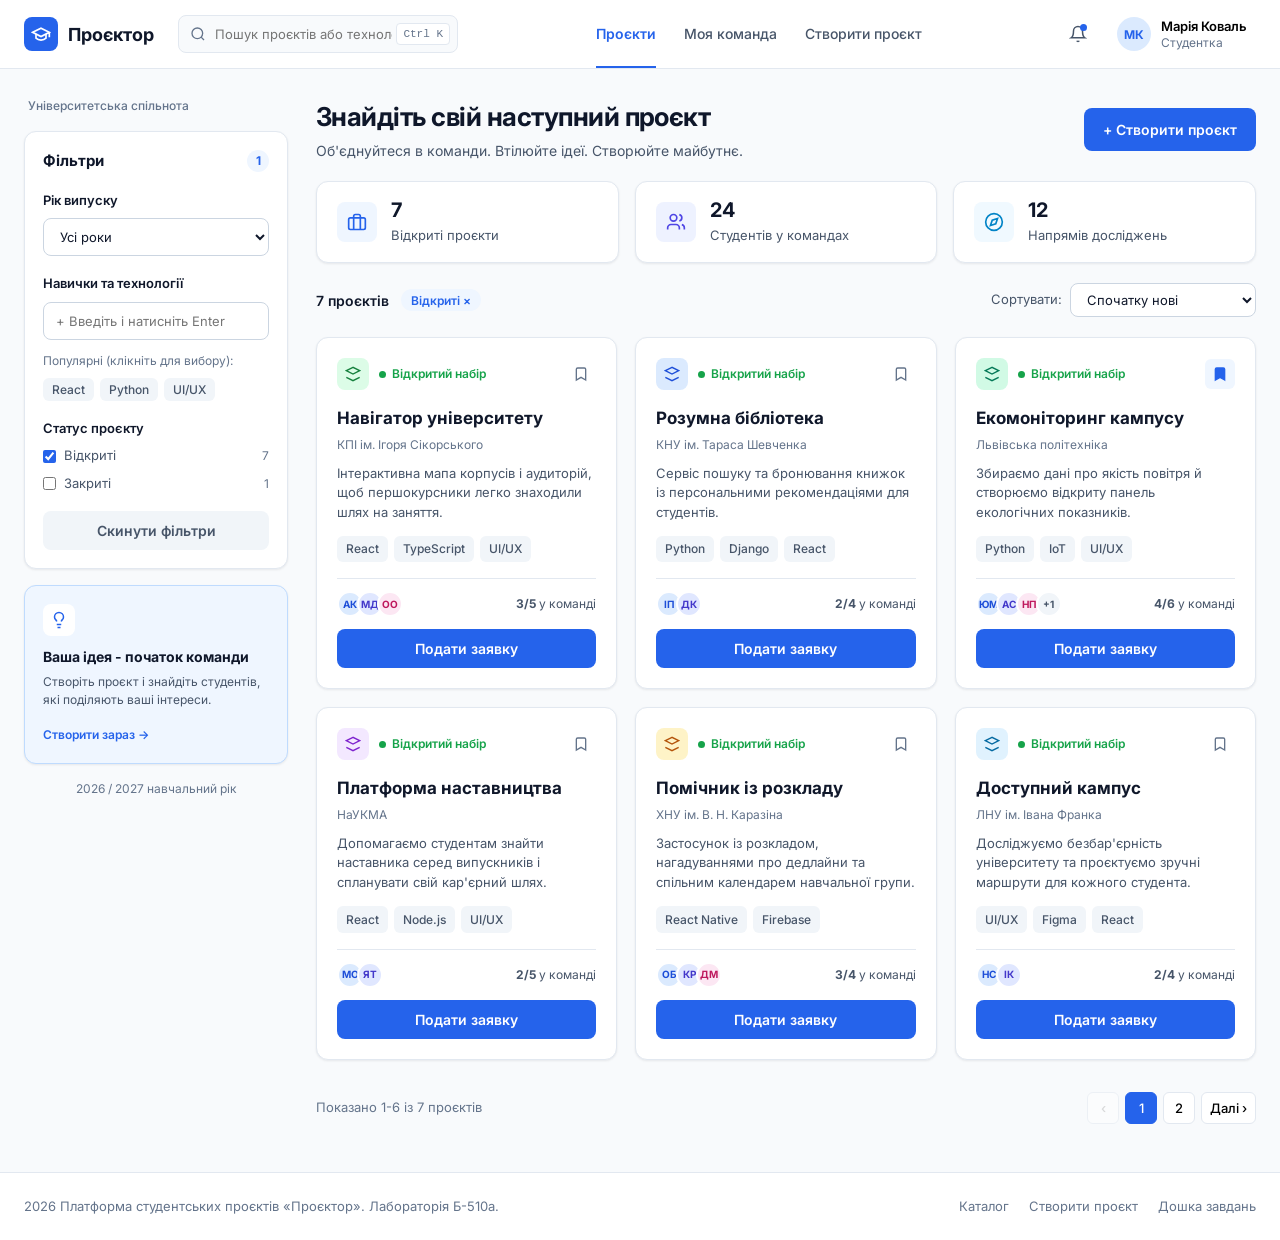
<file: index.html>
<!DOCTYPE html>
<html lang="uk">
<head>
  <meta charset="UTF-8">
  <meta name="viewport" content="width=device-width, initial-scale=1.0">
  <title>Проєктор - Платформа студентських проєктів</title>
  <link rel="preconnect" href="https://fonts.googleapis.com">
  <link rel="preconnect" href="https://fonts.gstatic.com" crossorigin>
  <link href="https://fonts.googleapis.com/css2?family=Inter:wght@400;500;600;700&display=swap" rel="stylesheet">
  <link rel="stylesheet" href="style.css">
  <script src="app.js" defer></script>
</head>
<body>
  <header class="topbar">
    <div class="container topbar-inner">
      <div class="topbar-left">
        <a href="index.html" class="brand">
          <span class="brand-icon" aria-hidden="true">
            <svg width="20" height="20" viewBox="0 0 24 24" fill="none" stroke="currentColor" stroke-width="2">
              <path d="M22 10v6M2 10l10-5 10 5-10 5z"></path>
              <path d="M6 12v5c3 3 9 3 12 0v-5"></path>
            </svg>
          </span>
          <span class="brand-name">Проєктор</span>
        </a>

        <form class="global-search" id="global-search-form" action="index.html" method="get" role="search">
          <svg class="search-icon" width="16" height="16" viewBox="0 0 24 24" fill="none" stroke="currentColor" stroke-width="2" aria-hidden="true">
            <circle cx="11" cy="11" r="8"></circle>
            <path d="m21 21-4.3-4.3"></path>
          </svg>
          <input type="search" id="global-search-input" name="q" aria-label="Пошук проєктів або технологій" placeholder="Пошук проєктів або технологій">
          <kbd class="shortcut-badge">Ctrl K</kbd>
        </form>
      </div>

      <nav class="main-nav" aria-label="Головна навігація">
        <a href="index.html" class="nav-link active">Проєкти</a>
        <a href="board.html" class="nav-link">Моя команда</a>
        <a href="create.html" class="nav-link">Створити проєкт</a>
      </nav>

      <div class="topbar-right">
        <div class="dropdown-wrap">
          <button type="button" class="icon-btn" id="notify-btn" aria-label="Сповіщення" aria-expanded="false">
            <svg width="18" height="18" viewBox="0 0 24 24" fill="none" stroke="currentColor" stroke-width="2" aria-hidden="true">
              <path d="M6 8a6 6 0 0 1 12 0c0 7 3 9 3 9H3s3-2 3-9"></path>
              <path d="M10.3 21a1.94 1.94 0 0 0 3.4 0"></path>
            </svg>
            <span class="notify-dot" id="notify-dot" aria-hidden="true"></span>
          </button>
          <div class="dropdown-menu notify-dropdown" id="notify-dropdown" hidden>
            <div class="dropdown-head">
              <strong>Сповіщення</strong>
              <button type="button" class="text-link-btn" id="clear-notify-btn">Прочитати всі</button>
            </div>
            <div class="notify-list" id="notify-list"></div>
          </div>
        </div>

        <div class="dropdown-wrap">
          <button type="button" class="user-profile-btn" id="profile-btn" aria-expanded="false">
            <span class="avatar avatar-blue">МК</span>
            <span class="user-meta">
              <span class="user-name">Марія Коваль</span>
              <span class="user-role">Студентка</span>
            </span>
          </button>
          <div class="dropdown-menu profile-dropdown" id="profile-dropdown" hidden>
            <div class="profile-summary">
              <strong>Марія Коваль</strong>
              <span>Група 17, 2 курс, ФІТ</span>
            </div>
            <a href="board.html" class="dropdown-item">Робочий простір команди</a>
            <a href="create.html" class="dropdown-item">Опублікувати новий проєкт</a>
            <button type="button" class="dropdown-item text-danger" id="reset-demo-btn">Скинути демо-дані</button>
          </div>
        </div>
      </div>
    </div>
  </header>

  <main class="container page-catalog">
    <aside class="sidebar" aria-label="Панель фільтрації проєктів">
      <p class="sidebar-caption">Університетська спільнота</p>

      <form class="filter-panel" id="filter-form">
        <div class="filter-panel-head">
          <h2>Фільтри</h2>
          <span class="filter-count" id="active-filter-count">1</span>
        </div>

        <div class="filter-group">
          <label for="grad-year" class="filter-label">Рік випуску</label>
          <select id="grad-year" class="form-select">
            <option value="all">Усі роки</option>
            <option value="2026">2026 рік</option>
            <option value="2027">2027 рік</option>
            <option value="2028">2028 рік</option>
          </select>
        </div>

        <div class="filter-group">
          <label for="tech-input" class="filter-label">Навички та технології</label>
          <input type="text" id="tech-input" class="form-input" placeholder="+ Введіть і натисніть Enter">
          <p class="filter-sublabel">Популярні (клікніть для вибору):</p>
          <div class="tag-cloud" id="popular-skills">
            <button type="button" class="chip chip-btn" data-skill="React">React</button>
            <button type="button" class="chip chip-btn" data-skill="Python">Python</button>
            <button type="button" class="chip chip-btn" data-skill="UI/UX">UI/UX</button>
          </div>
        </div>

        <div class="filter-group">
          <span class="filter-label">Статус проєкту</span>
          <label class="checkbox-row">
            <span class="checkbox-left">
              <input type="checkbox" id="status-open-cb" checked>
              <span>Відкриті</span>
            </span>
            <span class="count-muted" id="open-total-count">6</span>
          </label>
          <label class="checkbox-row">
            <span class="checkbox-left">
              <input type="checkbox" id="status-closed-cb">
              <span>Закриті</span>
            </span>
            <span class="count-muted" id="closed-total-count">2</span>
          </label>
        </div>

        <button type="button" id="reset-filters-btn" class="btn btn-ghost btn-full">Скинути фільтри</button>
      </form>

      <div class="promo-card">
        <div class="promo-icon" aria-hidden="true">
          <svg width="18" height="18" viewBox="0 0 24 24" fill="none" stroke="currentColor" stroke-width="2">
            <path d="M15 14c.2-1 .7-1.7 1.5-2.5 1-.9 1.5-2.2 1.5-3.5A6 6 0 0 0 6 8c0 1 .2 2.2 1.5 3.5.7.7 1.3 1.5 1.5 2.5"></path>
            <path d="M9 18h6"></path>
            <path d="M10 22h4"></path>
          </svg>
        </div>
        <h3>Ваша ідея - початок команди</h3>
        <p>Створіть проєкт і знайдіть студентів, які поділяють ваші інтереси.</p>
        <a href="create.html" class="promo-link">Створити зараз →</a>
      </div>

      <p class="academic-year">2026 / 2027 навчальний рік</p>
    </aside>

    <section class="catalog-content" aria-labelledby="catalog-title">
      <div class="catalog-header">
        <div>
          <h1 id="catalog-title">Знайдіть свій наступний проєкт</h1>
          <p class="subtitle">Об'єднуйтеся в команди. Втілюйте ідеї. Створюйте майбутнє.</p>
        </div>
        <a href="create.html" class="btn btn-primary">+ Створити проєкт</a>
      </div>

      <div class="stats-grid">
        <div class="stat-card">
          <span class="stat-icon stat-blue" aria-hidden="true">
            <svg width="20" height="20" viewBox="0 0 24 24" fill="none" stroke="currentColor" stroke-width="2">
              <rect x="2" y="7" width="20" height="14" rx="2"></rect>
              <path d="M16 21V5a2 2 0 0 0-2-2h-4a2 2 0 0 0-2 2v16"></path>
            </svg>
          </span>
          <div>
            <strong class="stat-value" id="stat-open-projects">6</strong>
            <span class="stat-label">Відкриті проєкти</span>
          </div>
        </div>

        <div class="stat-card">
          <span class="stat-icon stat-indigo" aria-hidden="true">
            <svg width="20" height="20" viewBox="0 0 24 24" fill="none" stroke="currentColor" stroke-width="2">
              <path d="M16 21v-2a4 4 0 0 0-4-4H6a4 4 0 0 0-4 4v2"></path>
              <circle cx="9" cy="7" r="4"></circle>
              <path d="M22 21v-2a4 4 0 0 0-3-3.87"></path>
              <path d="M16 3.13a4 4 0 0 1 0 7.75"></path>
            </svg>
          </span>
          <div>
            <strong class="stat-value" id="stat-students-count">24</strong>
            <span class="stat-label">Студентів у командах</span>
          </div>
        </div>

        <div class="stat-card">
          <span class="stat-icon stat-sky" aria-hidden="true">
            <svg width="20" height="20" viewBox="0 0 24 24" fill="none" stroke="currentColor" stroke-width="2">
              <circle cx="12" cy="12" r="10"></circle>
              <polygon points="16.24 7.76 14.12 14.12 7.76 16.24 9.88 9.88 16.24 7.76"></polygon>
            </svg>
          </span>
          <div>
            <strong class="stat-value">12</strong>
            <span class="stat-label">Напрямів досліджень</span>
          </div>
        </div>
      </div>

      <div class="catalog-toolbar">
        <div class="toolbar-left" id="active-pills-wrap">
          <span class="results-count" id="results-count">6 проєктів</span>
        </div>

        <div class="toolbar-right">
          <label for="sort-select" class="sort-label">Сортувати:</label>
          <select id="sort-select" class="form-select form-select-sm">
            <option value="newest">Спочатку нові</option>
            <option value="popular">За розміром команди</option>
            <option value="slots">Більше вільних місць</option>
          </select>
        </div>
      </div>

      <div class="projects-grid" id="projects-grid"></div>

      <nav class="pagination-bar" aria-label="Пагінація сторінок каталогу">
        <p class="pagination-info" id="pagination-info">Показано 1-6 із 6 проєктів</p>
        <div class="pagination-controls" id="pagination-controls"></div>
      </nav>
    </section>
  </main>

  <footer class="site-footer">
    <div class="container footer-inner">
      <p>2026 Платформа студентських проєктів «Проєктор». Лабораторія Б-510а.</p>
      <nav class="footer-links" aria-label="Навігація у підвалі">
        <a href="index.html">Каталог</a>
        <a href="create.html">Створити проєкт</a>
        <a href="board.html">Дошка завдань</a>
      </nav>
    </div>
  </footer>

  <div class="toast-container" id="toast-container" aria-live="polite"></div>
</body>
</html>
</file>
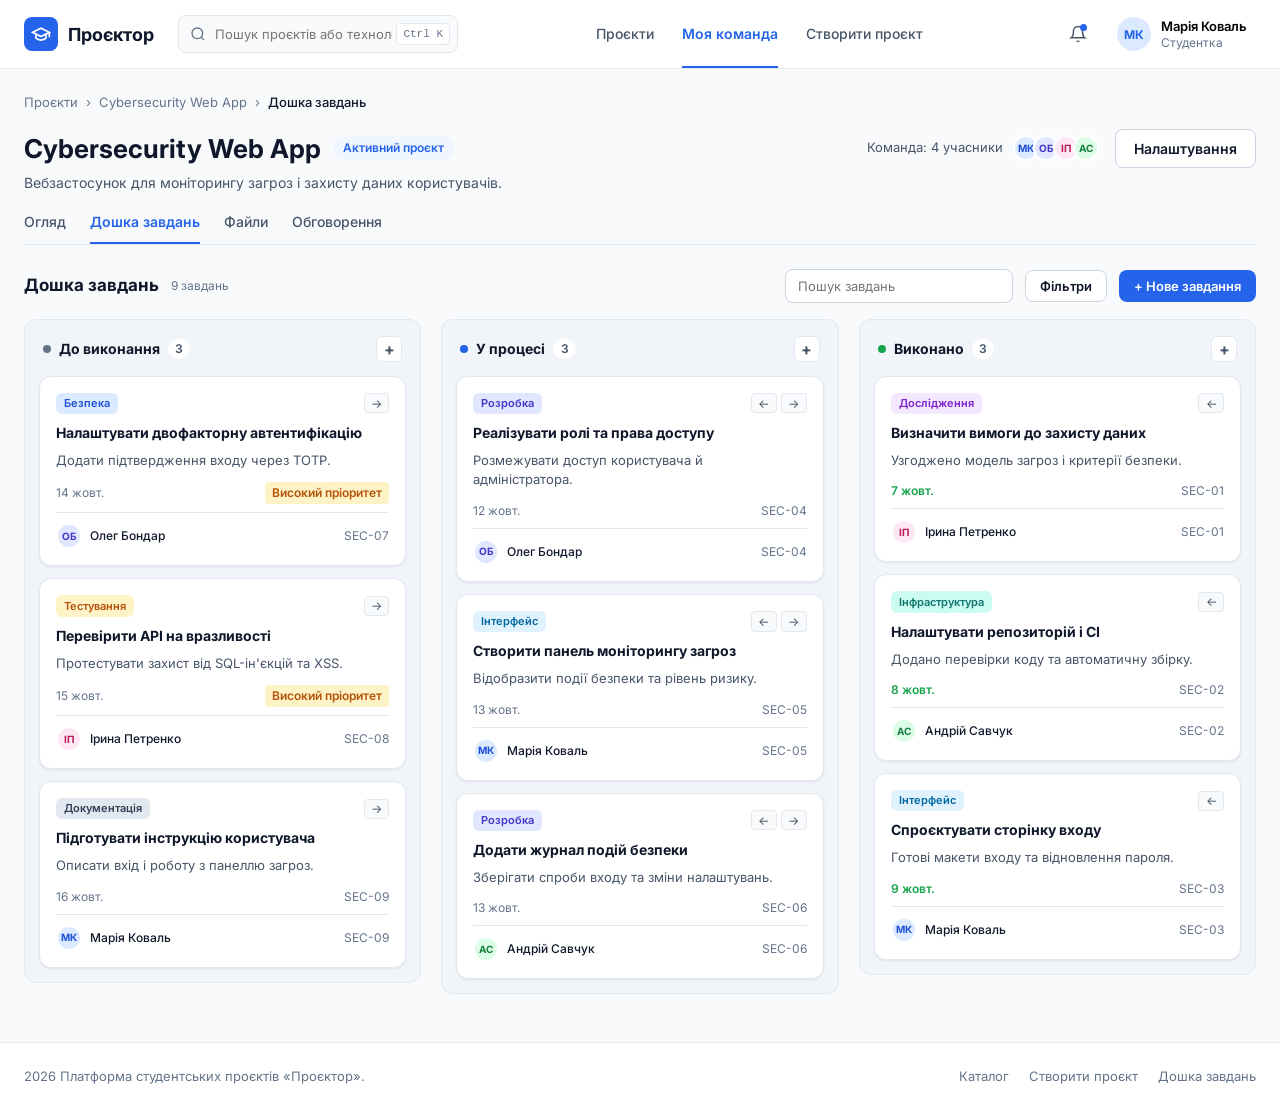
<file: board.html>
<!DOCTYPE html>
<html lang="uk">
<head>
  <meta charset="UTF-8">
  <meta name="viewport" content="width=device-width, initial-scale=1.0">
  <title>Cybersecurity Web App - Дошка завдань - Проєктор</title>
  <link rel="preconnect" href="https://fonts.googleapis.com">
  <link rel="preconnect" href="https://fonts.gstatic.com" crossorigin>
  <link href="https://fonts.googleapis.com/css2?family=Inter:wght@400;500;600;700&display=swap" rel="stylesheet">
  <link rel="stylesheet" href="style.css">
  <script src="app.js" defer></script>
</head>
<body>
  <header class="topbar">
    <div class="container topbar-inner">
      <div class="topbar-left">
        <a href="index.html" class="brand">
          <span class="brand-icon" aria-hidden="true">
            <svg width="20" height="20" viewBox="0 0 24 24" fill="none" stroke="currentColor" stroke-width="2">
              <path d="M22 10v6M2 10l10-5 10 5-10 5z"></path>
              <path d="M6 12v5c3 3 9 3 12 0v-5"></path>
            </svg>
          </span>
          <span class="brand-name">Проєктор</span>
        </a>

        <form class="global-search" id="global-search-form" action="index.html" method="get" role="search">
          <svg class="search-icon" width="16" height="16" viewBox="0 0 24 24" fill="none" stroke="currentColor" stroke-width="2" aria-hidden="true">
            <circle cx="11" cy="11" r="8"></circle>
            <path d="m21 21-4.3-4.3"></path>
          </svg>
          <input type="search" id="global-search-input" name="q" aria-label="Пошук проєктів або технологій" placeholder="Пошук проєктів або технологій">
          <kbd class="shortcut-badge">Ctrl K</kbd>
        </form>
      </div>

      <nav class="main-nav" aria-label="Головна навігація">
        <a href="index.html" class="nav-link">Проєкти</a>
        <a href="board.html" class="nav-link active">Моя команда</a>
        <a href="create.html" class="nav-link">Створити проєкт</a>
      </nav>

      <div class="topbar-right">
        <div class="dropdown-wrap">
          <button type="button" class="icon-btn" id="notify-btn" aria-label="Сповіщення" aria-expanded="false">
            <svg width="18" height="18" viewBox="0 0 24 24" fill="none" stroke="currentColor" stroke-width="2" aria-hidden="true">
              <path d="M6 8a6 6 0 0 1 12 0c0 7 3 9 3 9H3s3-2 3-9"></path>
              <path d="M10.3 21a1.94 1.94 0 0 0 3.4 0"></path>
            </svg>
            <span class="notify-dot" id="notify-dot" aria-hidden="true"></span>
          </button>
          <div class="dropdown-menu notify-dropdown" id="notify-dropdown" hidden>
            <div class="dropdown-head">
              <strong>Сповіщення</strong>
              <button type="button" class="text-link-btn" id="clear-notify-btn">Прочитати всі</button>
            </div>
            <div class="notify-list" id="notify-list"></div>
          </div>
        </div>

        <div class="dropdown-wrap">
          <button type="button" class="user-profile-btn" id="profile-btn" aria-expanded="false">
            <span class="avatar avatar-blue">МК</span>
            <span class="user-meta">
              <span class="user-name">Марія Коваль</span>
              <span class="user-role">Студентка</span>
            </span>
          </button>
          <div class="dropdown-menu profile-dropdown" id="profile-dropdown" hidden>
            <div class="profile-summary">
              <strong>Марія Коваль</strong>
              <span>Група 17, 2 курс, ФІТ</span>
            </div>
            <a href="board.html" class="dropdown-item">Робочий простір команди</a>
            <a href="create.html" class="dropdown-item">Опублікувати новий проєкт</a>
            <button type="button" class="dropdown-item text-danger" id="reset-demo-btn">Скинути демо-дані</button>
          </div>
        </div>
      </div>
    </div>
  </header>

  <main class="container page-board">
    <nav class="breadcrumbs" aria-label="Навігаційний ланцюжок">
      <a href="index.html">Проєкти</a>
      <span>›</span>
      <span id="crumb-project-name">Cybersecurity Web App</span>
      <span>›</span>
      <span class="crumb-current" id="crumb-tab-name">Дошка завдань</span>
    </nav>

    <section class="project-banner" aria-labelledby="workspace-title">
      <div class="banner-left">
        <div class="banner-title-row">
          <h1 id="workspace-title">Cybersecurity Web App</h1>
          <span class="badge-active">Активний проєкт</span>
        </div>
        <p class="subtitle" id="workspace-desc">Вебзастосунок для моніторингу загроз і захисту даних користувачів.</p>
      </div>

      <div class="banner-right">
        <div class="team-pill">
          <span class="team-pill-label">Команда: 4 учасники</span>
          <div class="avatar-stack">
            <span class="avatar-xs av-1" title="Марія Коваль">МК</span>
            <span class="avatar-xs av-2" title="Олег Бондар">ОБ</span>
            <span class="avatar-xs av-3" title="Ірина Петренко">ІП</span>
            <span class="avatar-xs av-4" title="Андрій Савчук">АС</span>
          </div>
        </div>
        <button type="button" class="btn btn-outline" id="open-settings-btn">Налаштування</button>
      </div>
    </section>

    <div class="workspace-tabs" role="tablist" aria-label="Розділи проєкту">
      <button type="button" role="tab" class="tab-item" data-tab="overview" aria-selected="false">Огляд</button>
      <button type="button" role="tab" class="tab-item active" data-tab="board" aria-selected="true">Дошка завдань</button>
      <button type="button" role="tab" class="tab-item" data-tab="files" aria-selected="false">Файли</button>
      <button type="button" role="tab" class="tab-item" data-tab="discussion" aria-selected="false">Обговорення</button>
    </div>

    <div id="tab-board" class="tab-panel active">
      <div class="board-toolbar">
        <div class="board-toolbar-left">
          <h2>Дошка завдань</h2>
          <span class="count-muted" id="total-tasks-label">9 завдань</span>
        </div>

        <div class="board-toolbar-right">
          <input type="search" id="task-search-input" class="form-input form-input-sm" aria-label="Пошук завдань" placeholder="Пошук завдань">
          <button type="button" class="btn btn-outline btn-sm" id="toggle-task-filter-btn">Фільтри</button>
          <button type="button" class="btn btn-primary btn-sm" id="open-new-task-btn">+ Нове завдання</button>
        </div>
      </div>

      <div class="task-filter-bar" id="task-filter-bar" hidden>
        <button type="button" class="chip chip-btn active" data-task-filter="all">Усі завдання</button>
        <button type="button" class="chip chip-btn" data-task-filter="mine">Мої завдання (МК)</button>
        <button type="button" class="chip chip-btn" data-task-filter="high">Високий пріоритет</button>
      </div>

      <section class="kanban-grid" aria-label="Колонки завдань">
        <div class="kanban-col" data-status="todo">
          <div class="kanban-col-head">
            <div class="col-title">
              <span class="status-dot dot-slate"></span>
              <h3>До виконання</h3>
              <span class="col-count" id="count-todo">3</span>
            </div>
            <button type="button" class="col-add-btn" data-quick-status="todo" title="Додати завдання в цю колонку">+</button>
          </div>
          <div class="kanban-cards" id="col-todo"></div>
        </div>

        <div class="kanban-col" data-status="inprogress">
          <div class="kanban-col-head">
            <div class="col-title">
              <span class="status-dot dot-blue"></span>
              <h3>У процесі</h3>
              <span class="col-count" id="count-inprogress">3</span>
            </div>
            <button type="button" class="col-add-btn" data-quick-status="inprogress" title="Додати завдання в цю колонку">+</button>
          </div>
          <div class="kanban-cards" id="col-inprogress"></div>
        </div>

        <div class="kanban-col" data-status="done">
          <div class="kanban-col-head">
            <div class="col-title">
              <span class="status-dot dot-green"></span>
              <h3>Виконано</h3>
              <span class="col-count" id="count-done">3</span>
            </div>
            <button type="button" class="col-add-btn" data-quick-status="done" title="Додати завдання в цю колонку">+</button>
          </div>
          <div class="kanban-cards" id="col-done"></div>
        </div>
      </section>
    </div>

    <div id="tab-overview" class="tab-panel" hidden>
      <div class="overview-grid">
        <div class="form-card">
          <h2>Прогрес виконання проєкту</h2>
          <p class="subtitle" id="overview-progress-text">Виконано 3 із 9 завдань (33%)</p>
          <div class="progress-track overview-track">
            <div class="progress-fill" id="overview-progress-fill" style="width: 33%;"></div>
          </div>
          <p class="overview-summary">Команда працює над створенням вебзастосунку моніторингу загроз інформаційної безпеки. Поточний спринт сфокусовано на реалізації двофакторної автентифікації, рольової моделі доступу та перевірці API на вразливості.</p>
        </div>

        <div class="form-card">
          <h2>Склад команди</h2>
          <div class="member-list">
            <div class="member-item">
              <span class="avatar avatar-blue">МК</span>
              <div>
                <strong>Марія Коваль</strong>
                <span>UI/UX дизайнерка та фронтенд-розробниця</span>
              </div>
            </div>
            <div class="member-item">
              <span class="avatar av-2">ОБ</span>
              <div>
                <strong>Олег Бондар</strong>
                <span>Backend-розробник та фахівець із безпеки</span>
              </div>
            </div>
            <div class="member-item">
              <span class="avatar av-3">ІП</span>
              <div>
                <strong>Ірина Петренко</strong>
                <span>QA-інженерка та тестувальниця API</span>
              </div>
            </div>
            <div class="member-item">
              <span class="avatar av-4">АС</span>
              <div>
                <strong>Андрій Савчук</strong>
                <span>DevOps та інфраструктура CI/CD</span>
              </div>
            </div>
          </div>
        </div>
      </div>
    </div>

    <div id="tab-files" class="tab-panel" hidden>
      <div class="form-card">
        <div class="board-toolbar">
          <h2>Файли та артефакти проєкту</h2>
          <button type="button" class="btn btn-primary btn-sm" id="upload-demo-file-btn">+ Завантажити файл</button>
        </div>
        <div class="files-list" id="files-list">
          <div class="file-row">
            <div>
              <strong>Proektor_Design_System_v2.fig</strong>
              <span class="subtitle">Макет у Figma, 14.2 МБ, оновила Марія Коваль</span>
            </div>
            <button type="button" class="btn btn-outline btn-sm file-download-btn" data-filename="Proektor_Design_System_v2.fig">Завантажити</button>
          </div>
          <div class="file-row">
            <div>
              <strong>Threat_Model_Specification.pdf</strong>
              <span class="subtitle">Специфікація безпеки, 2.4 МБ, завантажила Ірина Петренко</span>
            </div>
            <button type="button" class="btn btn-outline btn-sm file-download-btn" data-filename="Threat_Model_Specification.pdf">Завантажити</button>
          </div>
          <div class="file-row">
            <div>
              <strong>API_Endpoints_Schema.json</strong>
              <span class="subtitle">Опис маршрутів API, 480 КБ, оновив Олег Бондар</span>
            </div>
            <button type="button" class="btn btn-outline btn-sm file-download-btn" data-filename="API_Endpoints_Schema.json">Завантажити</button>
          </div>
        </div>
      </div>
    </div>

    <div id="tab-discussion" class="tab-panel" hidden>
      <div class="form-card">
        <h2>Командне обговорення</h2>
        <div class="chat-messages" id="chat-messages"></div>
        <form class="chat-form" id="chat-form">
          <input type="text" id="chat-input" class="form-input" placeholder="Напишіть повідомлення для команди..." required>
          <button type="submit" class="btn btn-primary">Надіслати</button>
        </form>
      </div>
    </div>
  </main>

  <div class="modal-backdrop" id="new-task-modal" hidden>
    <div class="modal-dialog" role="dialog" aria-modal="true" aria-labelledby="new-task-title">
      <div class="modal-head">
        <h2 id="new-task-title">Нове завдання</h2>
        <button type="button" class="icon-btn modal-close-btn" data-close-modal="new-task-modal" aria-label="Закрити">×</button>
      </div>
      <form id="new-task-form" class="create-form">
        <div class="field-group">
          <label for="task-title-input" class="field-label">Назва завдання</label>
          <input type="text" id="task-title-input" class="form-input" placeholder="Наприклад, Додати валідацію форми" required>
        </div>
        <div class="field-group">
          <label for="task-desc-input" class="field-label">Короткий опис</label>
          <textarea id="task-desc-input" rows="3" class="form-textarea" placeholder="Що саме потрібно зробити..." required></textarea>
        </div>
        <div class="modal-row-2">
          <div class="field-group">
            <label for="task-tag-select" class="field-label">Категорія</label>
            <select id="task-tag-select" class="form-select">
              <option value="Інтерфейс">Інтерфейс</option>
              <option value="Розробка">Розробка</option>
              <option value="Безпека">Безпека</option>
              <option value="Тестування">Тестування</option>
              <option value="Документація">Документація</option>
            </select>
          </div>
          <div class="field-group">
            <label for="task-status-select" class="field-label">Колонка</label>
            <select id="task-status-select" class="form-select">
              <option value="todo">До виконання</option>
              <option value="inprogress">У процесі</option>
              <option value="done">Виконано</option>
            </select>
          </div>
        </div>
        <div class="modal-row-2">
          <div class="field-group">
            <label for="task-assignee-select" class="field-label">Виконавець</label>
            <select id="task-assignee-select" class="form-select">
              <option value="Марія Коваль">Марія Коваль</option>
              <option value="Олег Бондар">Олег Бондар</option>
              <option value="Ірина Петренко">Ірина Петренко</option>
              <option value="Андрій Савчук">Андрій Савчук</option>
            </select>
          </div>
          <div class="field-group">
            <label for="task-priority-select" class="field-label">Пріоритет</label>
            <select id="task-priority-select" class="form-select">
              <option value="normal">Звичайний</option>
              <option value="high">Високий пріоритет</option>
            </select>
          </div>
        </div>
        <div class="form-actions">
          <button type="button" class="btn btn-outline modal-close-btn" data-close-modal="new-task-modal">Скасувати</button>
          <button type="submit" class="btn btn-primary">Створити завдання</button>
        </div>
      </form>
    </div>
  </div>

  <div class="modal-backdrop" id="settings-modal" hidden>
    <div class="modal-dialog" role="dialog" aria-modal="true" aria-labelledby="settings-modal-title">
      <div class="modal-head">
        <h2 id="settings-modal-title">Налаштування проєкту</h2>
        <button type="button" class="icon-btn modal-close-btn" data-close-modal="settings-modal" aria-label="Закрити">×</button>
      </div>
      <form id="settings-form" class="create-form">
        <div class="field-group">
          <label for="settings-title-input" class="field-label">Назва проєкту</label>
          <input type="text" id="settings-title-input" class="form-input" required>
        </div>
        <div class="field-group">
          <label for="settings-desc-input" class="field-label">Опис проєкту</label>
          <textarea id="settings-desc-input" rows="3" class="form-textarea" required></textarea>
        </div>
        <div class="form-actions">
          <button type="button" class="btn btn-outline modal-close-btn" data-close-modal="settings-modal">Скасувати</button>
          <button type="submit" class="btn btn-primary">Зберегти зміни</button>
        </div>
      </form>
    </div>
  </div>

  <footer class="site-footer">
    <div class="container footer-inner">
      <p>2026 Платформа студентських проєктів «Проєктор».</p>
      <nav class="footer-links" aria-label="Навігація у підвалі">
        <a href="index.html">Каталог</a>
        <a href="create.html">Створити проєкт</a>
        <a href="board.html">Дошка завдань</a>
      </nav>
    </div>
  </footer>

  <div class="toast-container" id="toast-container" aria-live="polite"></div>
</body>
</html>
</file>
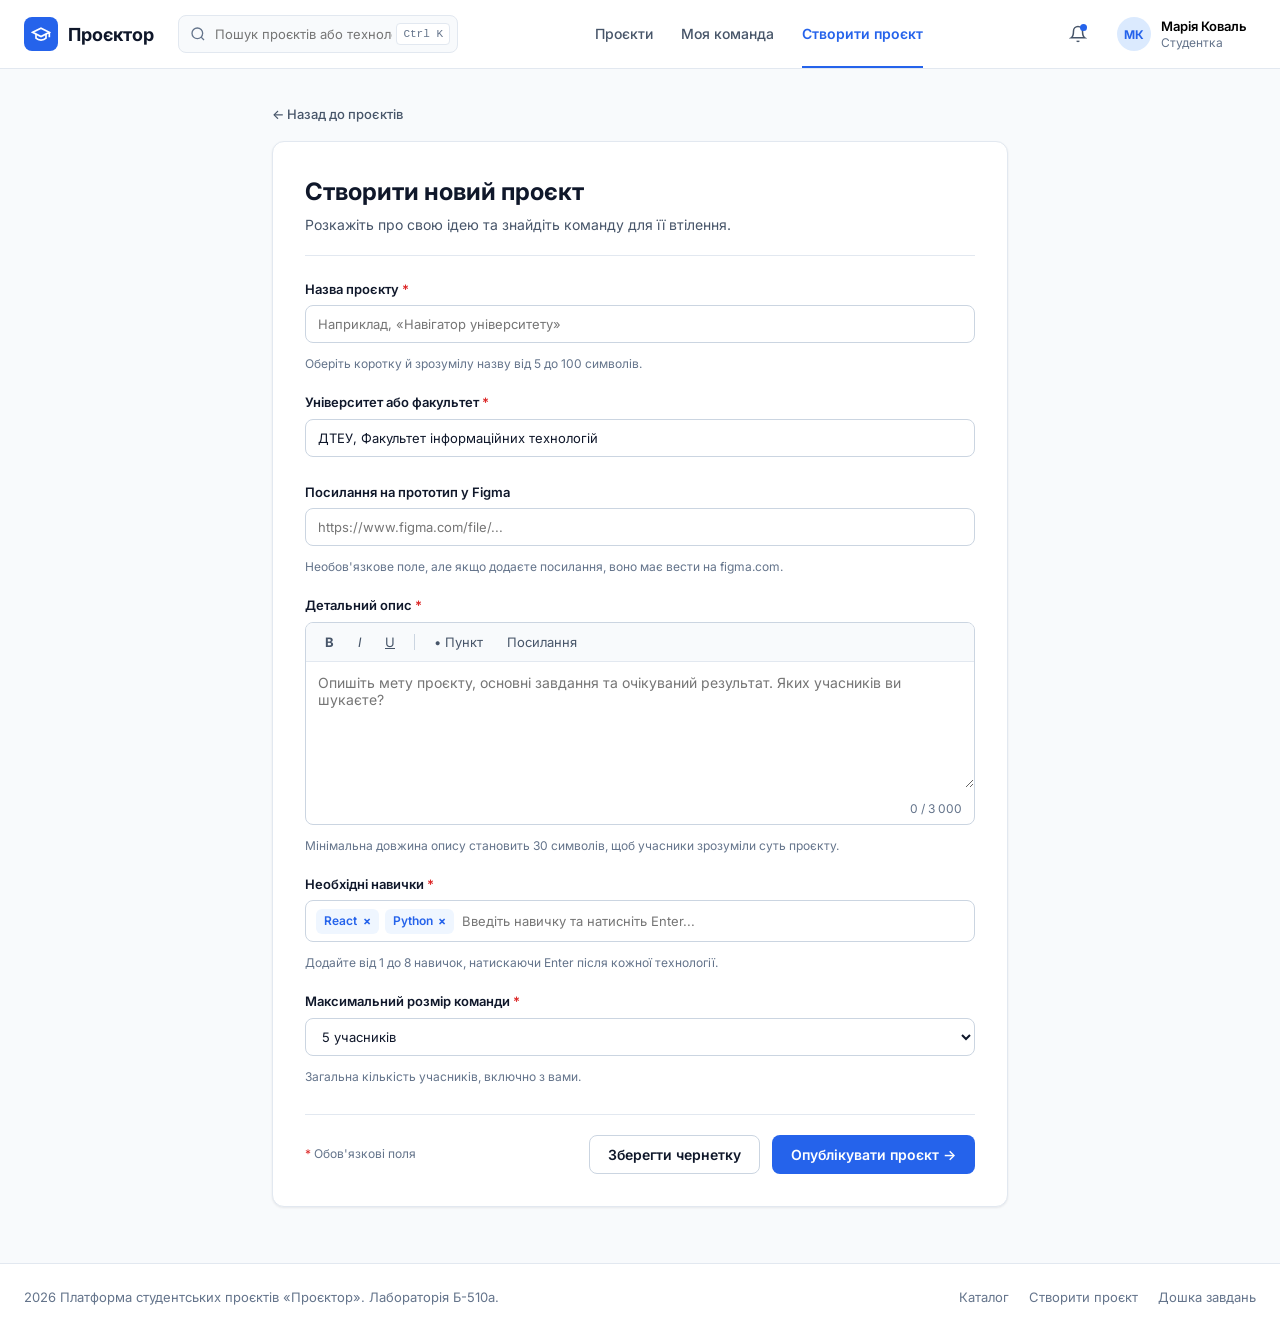
<file: create.html>
<!DOCTYPE html>
<html lang="uk">
<head>
  <meta charset="UTF-8">
  <meta name="viewport" content="width=device-width, initial-scale=1.0">
  <title>Створити новий проєкт - Проєктор</title>
  <link rel="preconnect" href="https://fonts.googleapis.com">
  <link rel="preconnect" href="https://fonts.gstatic.com" crossorigin>
  <link href="https://fonts.googleapis.com/css2?family=Inter:wght@400;500;600;700&display=swap" rel="stylesheet">
  <link rel="stylesheet" href="style.css">
  <script src="app.js" defer></script>
</head>
<body>
  <header class="topbar">
    <div class="container topbar-inner">
      <div class="topbar-left">
        <a href="index.html" class="brand">
          <span class="brand-icon" aria-hidden="true">
            <svg width="20" height="20" viewBox="0 0 24 24" fill="none" stroke="currentColor" stroke-width="2">
              <path d="M22 10v6M2 10l10-5 10 5-10 5z"></path>
              <path d="M6 12v5c3 3 9 3 12 0v-5"></path>
            </svg>
          </span>
          <span class="brand-name">Проєктор</span>
        </a>

        <form class="global-search" id="global-search-form" action="index.html" method="get" role="search">
          <svg class="search-icon" width="16" height="16" viewBox="0 0 24 24" fill="none" stroke="currentColor" stroke-width="2" aria-hidden="true">
            <circle cx="11" cy="11" r="8"></circle>
            <path d="m21 21-4.3-4.3"></path>
          </svg>
          <input type="search" id="global-search-input" name="q" aria-label="Пошук проєктів або технологій" placeholder="Пошук проєктів або технологій">
          <kbd class="shortcut-badge">Ctrl K</kbd>
        </form>
      </div>

      <nav class="main-nav" aria-label="Головна навігація">
        <a href="index.html" class="nav-link">Проєкти</a>
        <a href="board.html" class="nav-link">Моя команда</a>
        <a href="create.html" class="nav-link active">Створити проєкт</a>
      </nav>

      <div class="topbar-right">
        <div class="dropdown-wrap">
          <button type="button" class="icon-btn" id="notify-btn" aria-label="Сповіщення" aria-expanded="false">
            <svg width="18" height="18" viewBox="0 0 24 24" fill="none" stroke="currentColor" stroke-width="2" aria-hidden="true">
              <path d="M6 8a6 6 0 0 1 12 0c0 7 3 9 3 9H3s3-2 3-9"></path>
              <path d="M10.3 21a1.94 1.94 0 0 0 3.4 0"></path>
            </svg>
            <span class="notify-dot" id="notify-dot" aria-hidden="true"></span>
          </button>
          <div class="dropdown-menu notify-dropdown" id="notify-dropdown" hidden>
            <div class="dropdown-head">
              <strong>Сповіщення</strong>
              <button type="button" class="text-link-btn" id="clear-notify-btn">Прочитати всі</button>
            </div>
            <div class="notify-list" id="notify-list"></div>
          </div>
        </div>

        <div class="dropdown-wrap">
          <button type="button" class="user-profile-btn" id="profile-btn" aria-expanded="false">
            <span class="avatar avatar-blue">МК</span>
            <span class="user-meta">
              <span class="user-name">Марія Коваль</span>
              <span class="user-role">Студентка</span>
            </span>
          </button>
          <div class="dropdown-menu profile-dropdown" id="profile-dropdown" hidden>
            <div class="profile-summary">
              <strong>Марія Коваль</strong>
              <span>Група 17, 2 курс, ФІТ</span>
            </div>
            <a href="board.html" class="dropdown-item">Робочий простір команди</a>
            <a href="create.html" class="dropdown-item">Опублікувати новий проєкт</a>
            <button type="button" class="dropdown-item text-danger" id="reset-demo-btn">Скинути демо-дані</button>
          </div>
        </div>
      </div>
    </div>
  </header>

  <main class="container page-create">
    <div class="create-wrapper">
      <a href="index.html" class="back-link">← Назад до проєктів</a>

      <section class="form-card" aria-labelledby="create-heading">
        <div class="form-card-head">
          <h1 id="create-heading">Створити новий проєкт</h1>
          <p>Розкажіть про свою ідею та знайдіть команду для її втілення.</p>
        </div>

        <form id="create-project-form" class="create-form" novalidate>
          <div class="field-group">
            <label for="project-title" class="field-label">Назва проєкту <span class="req">*</span></label>
            <input type="text" id="project-title" name="title" class="form-input" placeholder="Наприклад, «Навігатор університету»" maxlength="100">
            <span class="field-error" id="error-title" aria-live="polite"></span>
            <span class="field-hint">Оберіть коротку й зрозумілу назву від 5 до 100 символів.</span>
          </div>

          <div class="field-group">
            <label for="project-uni" class="field-label">Університет або факультет <span class="req">*</span></label>
            <input type="text" id="project-uni" name="university" class="form-input" value="ДТЕУ, Факультет інформаційних технологій">
            <span class="field-error" id="error-uni" aria-live="polite"></span>
          </div>

          <div class="field-group">
            <label for="project-figma" class="field-label">Посилання на прототип у Figma</label>
            <input type="url" id="project-figma" name="figma_url" class="form-input" placeholder="https://www.figma.com/file/...">
            <span class="field-error" id="error-figma" aria-live="polite"></span>
            <span class="field-hint">Необов'язкове поле, але якщо додаєте посилання, воно має вести на figma.com.</span>
          </div>

          <div class="field-group">
            <label for="project-desc" class="field-label">Детальний опис <span class="req">*</span></label>
            <div class="editor-box" id="editor-box">
              <div class="editor-toolbar" role="toolbar" aria-label="Форматування тексту">
                <button type="button" class="editor-btn" data-format="bold" title="Жирний текст"><strong>B</strong></button>
                <button type="button" class="editor-btn" data-format="italic" title="Курсив"><em>I</em></button>
                <button type="button" class="editor-btn" data-format="underline" title="Підкреслений"><u>U</u></button>
                <span class="toolbar-sep"></span>
                <button type="button" class="editor-btn" data-format="list" title="Пункт переліку">• Пункт</button>
                <button type="button" class="editor-btn" data-format="link" title="Додати посилання">Посилання</button>
              </div>
              <textarea id="project-desc" name="description" rows="6" maxlength="3000" placeholder="Опишіть мету проєкту, основні завдання та очікуваний результат. Яких учасників ви шукаєте?"></textarea>
              <div class="editor-counter" id="desc-counter">0 / 3 000</div>
            </div>
            <span class="field-error" id="error-desc" aria-live="polite"></span>
            <span class="field-hint">Мінімальна довжина опису становить 30 символів, щоб учасники зрозуміли суть проєкту.</span>
          </div>

          <div class="field-group">
            <label for="skill-input" class="field-label">Необхідні навички <span class="req">*</span></label>
            <div class="skills-box" id="skills-box">
              <div class="selected-skills" id="selected-skills"></div>
              <input type="text" id="skill-input" placeholder="Введіть навичку та натисніть Enter...">
            </div>
            <span class="field-error" id="error-skills" aria-live="polite"></span>
            <span class="field-hint">Додайте від 1 до 8 навичок, натискаючи Enter після кожної технології.</span>
          </div>

          <div class="field-group">
            <label for="team-size" class="field-label">Максимальний розмір команди <span class="req">*</span></label>
            <select id="team-size" name="team_size" class="form-select">
              <option value="3">3 учасники</option>
              <option value="4">4 учасники</option>
              <option value="5" selected>5 учасників</option>
              <option value="6">6 учасників</option>
            </select>
            <span class="field-error" id="error-team" aria-live="polite"></span>
            <span class="field-hint">Загальна кількість учасників, включно з вами.</span>
          </div>

          <div class="form-card-footer">
            <span class="required-note"><span class="req">*</span> Обов'язкові поля</span>
            <div class="form-actions">
              <button type="button" id="save-draft-btn" class="btn btn-outline">Зберегти чернетку</button>
              <button type="submit" class="btn btn-primary">Опублікувати проєкт →</button>
            </div>
          </div>
        </form>
      </section>
    </div>
  </main>

  <footer class="site-footer">
    <div class="container footer-inner">
      <p>2026 Платформа студентських проєктів «Проєктор». Лабораторія Б-510а.</p>
      <nav class="footer-links" aria-label="Навігація у підвалі">
        <a href="index.html">Каталог</a>
        <a href="create.html">Створити проєкт</a>
        <a href="board.html">Дошка завдань</a>
      </nav>
    </div>
  </footer>

  <div class="toast-container" id="toast-container" aria-live="polite"></div>
</body>
</html>
</file>
<file: style.css>
:root {
  --color-bg: #f8fafc;
  --color-surface: #ffffff;
  --color-surface-muted: #f1f5f9;
  --color-text: #0f172a;
  --color-text-secondary: #475569;
  --color-text-muted: #64748b;
  --color-primary: #2563eb;
  --color-primary-hover: #1d4ed8;
  --color-primary-soft: #eff6ff;
  --color-primary-border: #bfdbfe;
  --color-success: #16a34a;
  --color-success-bg: #dcfce7;
  --color-danger: #dc2626;
  --color-warning-bg: #fef3c7;
  --color-warning-text: #b45309;
  --color-border: #e2e8f0;
  --color-border-strong: #cbd5e1;
  --radius-sm: 0.5rem;
  --radius-md: 0.75rem;
  --radius-lg: 1rem;
  --shadow-card: 0 1px 3px rgba(15, 23, 42, 0.05), 0 1px 2px rgba(15, 23, 42, 0.03);
  --shadow-lg: 0 12px 28px rgba(15, 23, 42, 0.14);
  --container-width: 82.5rem;
}

*,
*::before,
*::after {
  box-sizing: border-box;
  margin: 0;
  padding: 0;
}

html {
  font-size: 16px;
}

body {
  font-family: "Inter", -apple-system, BlinkMacSystemFont, "Segoe UI", sans-serif;
  background-color: var(--color-bg);
  color: var(--color-text);
  line-height: 1.5;
  -webkit-font-smoothing: antialiased;
}

a {
  color: inherit;
  text-decoration: none;
}

button,
input,
select,
textarea {
  font-family: inherit;
  font-size: inherit;
}

[hidden] {
  display: none !important;
}

.container {
  width: 100%;
  max-width: var(--container-width);
  margin-left: auto;
  margin-right: auto;
  padding-left: 1.5rem;
  padding-right: 1.5rem;
}

.topbar {
  background-color: var(--color-surface);
  border-bottom: 1px solid var(--color-border);
  position: sticky;
  top: 0;
  z-index: 50;
}

.topbar-inner {
  display: flex;
  align-items: center;
  justify-content: space-between;
  min-height: 4.25rem;
  gap: 1.5rem;
}

.topbar-left {
  display: flex;
  align-items: center;
  gap: 1.5rem;
}

.brand {
  display: inline-flex;
  align-items: center;
  gap: 0.625rem;
  font-weight: 700;
  font-size: 1.125rem;
}

.brand-icon {
  display: inline-flex;
  align-items: center;
  justify-content: center;
  width: 2.125rem;
  height: 2.125rem;
  border-radius: var(--radius-sm);
  background-color: var(--color-primary);
  color: #ffffff;
}

.global-search {
  position: relative;
  display: flex;
  align-items: center;
  width: 17.5rem;
}

.search-icon {
  position: absolute;
  left: 0.75rem;
  color: var(--color-text-muted);
  pointer-events: none;
}

.global-search input {
  width: 100%;
  height: 2.375rem;
  padding: 0 3.25rem 0 2.25rem;
  border: 1px solid var(--color-border);
  border-radius: var(--radius-sm);
  background-color: var(--color-bg);
  font-size: 0.8125rem;
  color: var(--color-text);
}

.global-search input:focus {
  outline: 2px solid var(--color-primary);
  background-color: var(--color-surface);
}

.shortcut-badge {
  position: absolute;
  right: 0.5rem;
  padding: 0.125rem 0.375rem;
  font-size: 0.6875rem;
  color: var(--color-text-muted);
  background-color: var(--color-surface);
  border: 1px solid var(--color-border);
  border-radius: 0.25rem;
}

.main-nav {
  display: flex;
  align-items: center;
  gap: 1.75rem;
  height: 4.25rem;
}

.nav-link {
  display: inline-flex;
  align-items: center;
  height: 100%;
  font-size: 0.875rem;
  font-weight: 500;
  color: var(--color-text-secondary);
  border-bottom: 2px solid transparent;
  transition: color 0.15s ease, border-color 0.15s ease;
}

.nav-link:hover {
  color: var(--color-text);
}

.nav-link.active {
  color: var(--color-primary);
  border-bottom-color: var(--color-primary);
  font-weight: 600;
}

.topbar-right {
  display: flex;
  align-items: center;
  gap: 0.75rem;
}

.dropdown-wrap {
  position: relative;
}

.dropdown-menu {
  position: absolute;
  right: 0;
  top: calc(100% + 0.5rem);
  background-color: var(--color-surface);
  border: 1px solid var(--color-border);
  border-radius: var(--radius-md);
  box-shadow: var(--shadow-lg);
  z-index: 80;
}

.notify-dropdown {
  width: 20rem;
  padding: 0.875rem;
}

.dropdown-head {
  display: flex;
  align-items: center;
  justify-content: space-between;
  padding-bottom: 0.625rem;
  border-bottom: 1px solid var(--color-border);
  margin-bottom: 0.625rem;
  font-size: 0.8125rem;
}

.text-link-btn {
  border: none;
  background: transparent;
  color: var(--color-primary);
  font-size: 0.75rem;
  font-weight: 600;
  cursor: pointer;
}

.notify-list {
  display: flex;
  flex-direction: column;
  gap: 0.5rem;
  max-height: 16rem;
  overflow-y: auto;
}

.notify-item {
  padding: 0.5rem 0.625rem;
  border-radius: var(--radius-sm);
  background-color: var(--color-bg);
  font-size: 0.8125rem;
}

.notify-item.unread {
  background-color: var(--color-primary-soft);
}

.notify-item small {
  display: block;
  color: var(--color-text-muted);
  font-size: 0.75rem;
  margin-top: 0.125rem;
}

.profile-dropdown {
  width: 15rem;
  padding: 0.5rem;
  display: flex;
  flex-direction: column;
  gap: 0.25rem;
}

.profile-summary {
  padding: 0.5rem 0.625rem;
  border-bottom: 1px solid var(--color-border);
  margin-bottom: 0.25rem;
  display: flex;
  flex-direction: column;
  font-size: 0.8125rem;
}

.profile-summary span {
  font-size: 0.75rem;
  color: var(--color-text-muted);
}

.dropdown-item {
  display: block;
  width: 100%;
  text-align: left;
  padding: 0.5rem 0.625rem;
  border-radius: 0.375rem;
  border: none;
  background: transparent;
  font-size: 0.8125rem;
  font-weight: 500;
  cursor: pointer;
}

.dropdown-item:hover {
  background-color: var(--color-surface-muted);
}

.text-danger {
  color: var(--color-danger);
}

.icon-btn {
  position: relative;
  display: inline-flex;
  align-items: center;
  justify-content: center;
  width: 2.25rem;
  height: 2.25rem;
  border-radius: var(--radius-sm);
  border: 1px solid transparent;
  background: transparent;
  color: var(--color-text-secondary);
  cursor: pointer;
}

.icon-btn:hover {
  background-color: var(--color-surface-muted);
}

.notify-dot {
  position: absolute;
  top: 0.45rem;
  right: 0.5rem;
  width: 0.4375rem;
  height: 0.4375rem;
  border-radius: 50%;
  background-color: var(--color-primary);
}

.user-profile-btn {
  display: flex;
  align-items: center;
  gap: 0.625rem;
  border: 1px solid transparent;
  background: transparent;
  padding: 0.25rem 0.5rem;
  border-radius: var(--radius-sm);
  cursor: pointer;
  text-align: left;
}

.user-profile-btn:hover {
  background-color: var(--color-surface-muted);
}

.avatar {
  display: inline-flex;
  align-items: center;
  justify-content: center;
  width: 2.125rem;
  height: 2.125rem;
  border-radius: 50%;
  font-size: 0.75rem;
  font-weight: 700;
  flex-shrink: 0;
}

.avatar-blue {
  background-color: #dbeafe;
  color: var(--color-primary);
}

.user-meta {
  display: flex;
  flex-direction: column;
  line-height: 1.25;
}

.user-name {
  font-size: 0.8125rem;
  font-weight: 600;
}

.user-role {
  font-size: 0.75rem;
  color: var(--color-text-muted);
}

.btn {
  display: inline-flex;
  align-items: center;
  justify-content: center;
  gap: 0.5rem;
  padding: 0.625rem 1.125rem;
  border-radius: var(--radius-sm);
  font-size: 0.875rem;
  font-weight: 600;
  border: 1px solid transparent;
  cursor: pointer;
  transition: background-color 0.15s ease, border-color 0.15s ease, color 0.15s ease;
}

.btn-sm {
  padding: 0.4375rem 0.875rem;
  font-size: 0.8125rem;
}

.btn-full {
  width: 100%;
}

.btn-primary {
  background-color: var(--color-primary);
  color: #ffffff;
}

.btn-primary:hover {
  background-color: var(--color-primary-hover);
}

.btn-applied {
  background-color: var(--color-success-bg);
  color: var(--color-success);
  border-color: #bbf7d0;
}

.btn-applied:hover {
  background-color: #bbf7d0;
}

.btn-disabled,
.btn:disabled {
  background-color: var(--color-surface-muted);
  color: var(--color-text-muted);
  cursor: not-allowed;
}

.btn-outline {
  background-color: var(--color-surface);
  border-color: var(--color-border-strong);
  color: var(--color-text);
}

.btn-outline:hover {
  background-color: var(--color-surface-muted);
}

.btn-ghost {
  background-color: var(--color-surface-muted);
  color: var(--color-text-secondary);
}

.btn-ghost:hover {
  background-color: var(--color-border);
}

.page-catalog {
  display: grid;
  grid-template-columns: 16.5rem 1fr;
  gap: 1.75rem;
  padding-top: 1.75rem;
  padding-bottom: 3rem;
  align-items: start;
}

.sidebar {
  display: flex;
  flex-direction: column;
  gap: 1rem;
}

.sidebar-caption {
  font-size: 0.75rem;
  font-weight: 500;
  color: var(--color-text-muted);
  padding-left: 0.25rem;
}

.filter-panel,
.promo-card,
.stat-card,
.project-card,
.form-card,
.task-card {
  background-color: var(--color-surface);
  border: 1px solid var(--color-border);
  border-radius: var(--radius-md);
  box-shadow: var(--shadow-card);
}

.filter-panel {
  padding: 1.125rem;
  display: flex;
  flex-direction: column;
  gap: 1.125rem;
}

.filter-panel-head {
  display: flex;
  align-items: center;
  justify-content: space-between;
}

.filter-panel-head h2 {
  font-size: 0.9375rem;
  font-weight: 700;
}

.filter-count {
  display: inline-flex;
  align-items: center;
  justify-content: center;
  min-width: 1.375rem;
  height: 1.375rem;
  padding: 0 0.375rem;
  border-radius: 999px;
  background-color: var(--color-primary-soft);
  color: var(--color-primary);
  font-size: 0.75rem;
  font-weight: 700;
}

.filter-group {
  display: flex;
  flex-direction: column;
  gap: 0.5rem;
}

.filter-label {
  font-size: 0.8125rem;
  font-weight: 600;
  color: var(--color-text);
}

.filter-sublabel {
  font-size: 0.75rem;
  color: var(--color-text-muted);
  margin-top: 0.25rem;
}

.form-input,
.form-select {
  width: 100%;
  height: 2.375rem;
  padding: 0 0.75rem;
  border: 1px solid var(--color-border-strong);
  border-radius: var(--radius-sm);
  background-color: var(--color-surface);
  font-size: 0.8125rem;
  color: var(--color-text);
}

.form-textarea {
  width: 100%;
  padding: 0.625rem 0.75rem;
  border: 1px solid var(--color-border-strong);
  border-radius: var(--radius-sm);
  background-color: var(--color-surface);
  font-size: 0.8125rem;
  color: var(--color-text);
  resize: vertical;
}

.form-input-sm,
.form-select-sm {
  width: auto;
  height: 2.125rem;
}

.form-input:focus,
.form-select:focus,
.form-textarea:focus {
  outline: 2px solid var(--color-primary);
  border-color: transparent;
}

.checkbox-row {
  display: flex;
  align-items: center;
  justify-content: space-between;
  font-size: 0.8125rem;
  color: var(--color-text-secondary);
  cursor: pointer;
}

.checkbox-left {
  display: inline-flex;
  align-items: center;
  gap: 0.5rem;
}

.checkbox-left input {
  accent-color: var(--color-primary);
}

.count-muted {
  font-size: 0.75rem;
  color: var(--color-text-muted);
}

.promo-card {
  padding: 1.125rem;
  background-color: var(--color-primary-soft);
  border-color: var(--color-primary-border);
}

.promo-icon {
  display: inline-flex;
  align-items: center;
  justify-content: center;
  width: 2rem;
  height: 2rem;
  border-radius: var(--radius-sm);
  background-color: var(--color-surface);
  color: var(--color-primary);
  margin-bottom: 0.625rem;
}

.promo-card h3 {
  font-size: 0.875rem;
  font-weight: 700;
  margin-bottom: 0.375rem;
}

.promo-card p {
  font-size: 0.75rem;
  color: var(--color-text-secondary);
  margin-bottom: 0.75rem;
}

.promo-link {
  font-size: 0.75rem;
  font-weight: 600;
  color: var(--color-primary);
}

.academic-year {
  text-align: center;
  font-size: 0.75rem;
  color: var(--color-text-muted);
}

.catalog-content {
  min-width: 0;
  display: flex;
  flex-direction: column;
  gap: 1.25rem;
}

.catalog-header {
  display: flex;
  align-items: center;
  justify-content: space-between;
  gap: 1rem;
  flex-wrap: wrap;
}

.catalog-header h1 {
  font-size: 1.625rem;
  font-weight: 700;
  letter-spacing: -0.02em;
}

.subtitle {
  font-size: 0.875rem;
  color: var(--color-text-secondary);
  margin-top: 0.25rem;
}

.stats-grid {
  display: grid;
  grid-template-columns: repeat(3, 1fr);
  gap: 1rem;
}

.stat-card {
  padding: 1rem 1.25rem;
  display: flex;
  align-items: center;
  gap: 0.875rem;
}

.stat-icon {
  display: inline-flex;
  align-items: center;
  justify-content: center;
  width: 2.5rem;
  height: 2.5rem;
  border-radius: var(--radius-sm);
  flex-shrink: 0;
}

.stat-blue {
  background-color: #eff6ff;
  color: #2563eb;
}

.stat-indigo {
  background-color: #eef2ff;
  color: #4f46e5;
}

.stat-sky {
  background-color: #f0f9ff;
  color: #0284c7;
}

.stat-value {
  display: block;
  font-size: 1.25rem;
  font-weight: 700;
  line-height: 1.2;
}

.stat-label {
  font-size: 0.8125rem;
  color: var(--color-text-secondary);
}

.catalog-toolbar {
  display: flex;
  align-items: center;
  justify-content: space-between;
  gap: 1rem;
  flex-wrap: wrap;
}

.toolbar-left,
.toolbar-right {
  display: flex;
  align-items: center;
  flex-wrap: wrap;
  gap: 0.5rem;
}

.results-count {
  font-size: 0.875rem;
  font-weight: 600;
  margin-right: 0.25rem;
}

.active-filter-pill {
  display: inline-flex;
  align-items: center;
  gap: 0.375rem;
  padding: 0.2rem 0.625rem;
  border-radius: 999px;
  background-color: var(--color-primary-soft);
  color: var(--color-primary);
  border: none;
  font-size: 0.75rem;
  font-weight: 600;
  cursor: pointer;
}

.active-filter-pill:hover {
  background-color: #dbeafe;
}

.sort-label {
  font-size: 0.8125rem;
  color: var(--color-text-secondary);
}

.projects-grid {
  display: grid;
  grid-template-columns: repeat(3, 1fr);
  gap: 1.125rem;
}

.empty-state {
  grid-column: 1 / -1;
  background-color: var(--color-surface);
  border: 1px dashed var(--color-border-strong);
  border-radius: var(--radius-md);
  padding: 2.5rem 1.5rem;
  text-align: center;
}

.empty-state h3 {
  font-size: 1rem;
  margin-bottom: 0.375rem;
}

.empty-state p {
  font-size: 0.875rem;
  color: var(--color-text-secondary);
}

.project-card {
  padding: 1.25rem;
  display: flex;
  flex-direction: column;
  justify-content: space-between;
  gap: 1rem;
  transition: border-color 0.15s ease, transform 0.15s ease;
}

.project-card:hover {
  border-color: var(--color-primary-border);
}

.card-header {
  display: flex;
  align-items: center;
  justify-content: space-between;
  gap: 0.5rem;
}

.card-status-wrap {
  display: flex;
  align-items: center;
  gap: 0.625rem;
}

.card-type-icon {
  display: inline-flex;
  align-items: center;
  justify-content: center;
  width: 2rem;
  height: 2rem;
  border-radius: var(--radius-sm);
}

.icon-green {
  background-color: #dcfce7;
  color: #15803d;
}

.icon-blue {
  background-color: #dbeafe;
  color: #1d4ed8;
}

.icon-emerald {
  background-color: #d1fae5;
  color: #047857;
}

.icon-purple {
  background-color: #f3e8ff;
  color: #7e22ce;
}

.icon-amber {
  background-color: #fef3c7;
  color: #b45309;
}

.icon-sky {
  background-color: #e0f2fe;
  color: #0369a1;
}

.status-open {
  display: inline-flex;
  align-items: center;
  gap: 0.375rem;
  font-size: 0.75rem;
  font-weight: 600;
  color: var(--color-success);
}

.status-closed {
  display: inline-flex;
  align-items: center;
  gap: 0.375rem;
  font-size: 0.75rem;
  font-weight: 600;
  color: var(--color-text-muted);
}

.dot-green {
  width: 0.4375rem;
  height: 0.4375rem;
  border-radius: 50%;
  background-color: var(--color-success);
}

.dot-gray {
  width: 0.4375rem;
  height: 0.4375rem;
  border-radius: 50%;
  background-color: var(--color-text-muted);
}

.bookmark-btn {
  display: inline-flex;
  align-items: center;
  justify-content: center;
  width: 1.875rem;
  height: 1.875rem;
  border: none;
  background: transparent;
  color: var(--color-text-muted);
  border-radius: 0.375rem;
  cursor: pointer;
}

.bookmark-btn:hover {
  background-color: var(--color-surface-muted);
  color: var(--color-text);
}

.bookmark-btn.bookmarked {
  color: var(--color-primary);
  background-color: var(--color-primary-soft);
}

.card-body h2 {
  font-size: 1.0625rem;
  font-weight: 700;
  margin-bottom: 0.25rem;
}

.card-body h2 a:hover {
  color: var(--color-primary);
}

.uni-name {
  font-size: 0.75rem;
  color: var(--color-text-muted);
  margin-bottom: 0.625rem;
}

.card-desc {
  font-size: 0.8125rem;
  color: var(--color-text-secondary);
  margin-bottom: 0.875rem;
}

.tag-cloud {
  display: flex;
  flex-wrap: wrap;
  gap: 0.375rem;
}

.chip {
  padding: 0.2rem 0.5rem;
  border-radius: 0.375rem;
  background-color: var(--color-surface-muted);
  color: var(--color-text-secondary);
  font-size: 0.75rem;
  font-weight: 500;
  border: 1px solid transparent;
}

.chip-btn {
  cursor: pointer;
}

.chip-btn:hover {
  border-color: var(--color-border-strong);
}

.chip-btn.active {
  background-color: var(--color-primary-soft);
  color: var(--color-primary);
  border-color: var(--color-primary-border);
  font-weight: 600;
}

.card-footer {
  display: flex;
  flex-direction: column;
  gap: 0.75rem;
  padding-top: 0.75rem;
  border-top: 1px solid var(--color-border);
}

.team-row {
  display: flex;
  align-items: center;
  justify-content: space-between;
  gap: 0.5rem;
}

.avatar-stack {
  display: flex;
  align-items: center;
}

.avatar-xs {
  display: inline-flex;
  align-items: center;
  justify-content: center;
  width: 1.625rem;
  height: 1.625rem;
  border-radius: 50%;
  font-size: 0.625rem;
  font-weight: 700;
  border: 2px solid var(--color-surface);
  margin-left: -0.375rem;
}

.avatar-xs:first-child {
  margin-left: 0;
}

.av-1 {
  background-color: #dbeafe;
  color: #1d4ed8;
}

.av-2 {
  background-color: #e0e7ff;
  color: #4338ca;
}

.av-3 {
  background-color: #fce7f3;
  color: #be185d;
}

.av-4 {
  background-color: #dcfce7;
  color: #15803d;
}

.av-more {
  background-color: var(--color-surface-muted);
  color: var(--color-text-secondary);
}

.team-spots {
  font-size: 0.75rem;
  color: var(--color-text-secondary);
}

.pagination-bar {
  display: flex;
  align-items: center;
  justify-content: space-between;
  padding-top: 0.75rem;
  gap: 1rem;
  flex-wrap: wrap;
}

.pagination-info {
  font-size: 0.8125rem;
  color: var(--color-text-muted);
}

.pagination-controls {
  display: flex;
  align-items: center;
  gap: 0.375rem;
}

.page-btn {
  display: inline-flex;
  align-items: center;
  justify-content: center;
  min-width: 2rem;
  height: 2rem;
  padding: 0 0.5rem;
  border-radius: 0.375rem;
  border: 1px solid var(--color-border);
  background-color: var(--color-surface);
  font-size: 0.8125rem;
  font-weight: 500;
  cursor: pointer;
}

.page-btn:hover:not(:disabled) {
  background-color: var(--color-surface-muted);
}

.page-btn.active {
  background-color: var(--color-primary);
  border-color: var(--color-primary);
  color: #ffffff;
}

.page-btn:disabled {
  opacity: 0.5;
  cursor: not-allowed;
}

.page-create {
  padding-top: 2rem;
  padding-bottom: 3.5rem;
}

.create-wrapper {
  max-width: 46rem;
  margin-left: auto;
  margin-right: auto;
}

.back-link {
  display: inline-block;
  font-size: 0.8125rem;
  font-weight: 500;
  color: var(--color-text-secondary);
  margin-bottom: 1rem;
}

.back-link:hover {
  color: var(--color-primary);
}

.form-card {
  padding: 2rem;
}

.form-card-head {
  padding-bottom: 1.25rem;
  border-bottom: 1px solid var(--color-border);
  margin-bottom: 1.5rem;
}

.form-card-head h1 {
  font-size: 1.5rem;
  font-weight: 700;
}

.form-card-head p {
  font-size: 0.875rem;
  color: var(--color-text-secondary);
  margin-top: 0.25rem;
}

.create-form {
  display: flex;
  flex-direction: column;
  gap: 1.25rem;
}

.field-group {
  display: flex;
  flex-direction: column;
  gap: 0.375rem;
}

.field-label {
  font-size: 0.8125rem;
  font-weight: 600;
}

.req {
  color: var(--color-danger);
}

.field-hint {
  font-size: 0.75rem;
  color: var(--color-text-muted);
}

.editor-box {
  border: 1px solid var(--color-border-strong);
  border-radius: var(--radius-sm);
  overflow: hidden;
  background-color: var(--color-surface);
}

.editor-toolbar {
  display: flex;
  align-items: center;
  gap: 0.375rem;
  padding: 0.4375rem 0.625rem;
  background-color: var(--color-bg);
  border-bottom: 1px solid var(--color-border);
}

.editor-btn {
  padding: 0.2rem 0.5rem;
  border: 1px solid transparent;
  border-radius: 0.25rem;
  background: transparent;
  font-size: 0.8125rem;
  color: var(--color-text-secondary);
  cursor: pointer;
}

.editor-btn:hover {
  background-color: var(--color-surface);
  border-color: var(--color-border);
  color: var(--color-text);
}

.toolbar-sep {
  width: 1px;
  height: 1rem;
  background-color: var(--color-border-strong);
  margin: 0 0.25rem;
}

.editor-box textarea {
  width: 100%;
  border: none;
  padding: 0.75rem;
  resize: vertical;
  font-size: 0.875rem;
  color: var(--color-text);
}

.editor-box textarea:focus {
  outline: none;
}

.editor-counter {
  text-align: right;
  padding: 0.375rem 0.75rem;
  font-size: 0.75rem;
  color: var(--color-text-muted);
}

.skills-box {
  display: flex;
  align-items: center;
  flex-wrap: wrap;
  gap: 0.5rem;
  min-height: 2.625rem;
  padding: 0.375rem 0.625rem;
  border: 1px solid var(--color-border-strong);
  border-radius: var(--radius-sm);
}

.selected-skills {
  display: flex;
  flex-wrap: wrap;
  gap: 0.375rem;
}

.skill-token {
  display: inline-flex;
  align-items: center;
  gap: 0.35rem;
  padding: 0.2rem 0.5rem;
  border-radius: 0.375rem;
  background-color: var(--color-primary-soft);
  color: var(--color-primary);
  font-size: 0.75rem;
  font-weight: 600;
}

.skill-remove-btn {
  border: none;
  background: transparent;
  color: inherit;
  font-weight: 700;
  cursor: pointer;
  line-height: 1;
}

.skills-box input {
  border: none;
  flex: 1;
  min-width: 10rem;
  font-size: 0.8125rem;
}

.skills-box input:focus {
  outline: none;
}

.form-card-footer {
  display: flex;
  align-items: center;
  justify-content: space-between;
  gap: 1rem;
  flex-wrap: wrap;
  padding-top: 1.25rem;
  border-top: 1px solid var(--color-border);
  margin-top: 0.5rem;
}

.required-note {
  font-size: 0.75rem;
  color: var(--color-text-muted);
}

.form-actions {
  display: flex;
  align-items: center;
  justify-content: flex-end;
  gap: 0.75rem;
}

.page-board {
  padding-top: 1.5rem;
  padding-bottom: 3rem;
}

.breadcrumbs {
  display: flex;
  align-items: center;
  flex-wrap: wrap;
  gap: 0.5rem;
  font-size: 0.8125rem;
  color: var(--color-text-muted);
  margin-bottom: 1rem;
}

.crumb-current {
  color: var(--color-text);
  font-weight: 500;
}

.project-banner {
  display: flex;
  align-items: flex-start;
  justify-content: space-between;
  gap: 1.5rem;
  flex-wrap: wrap;
  margin-bottom: 1.25rem;
}

.banner-title-row {
  display: flex;
  align-items: center;
  gap: 0.75rem;
  flex-wrap: wrap;
}

.banner-title-row h1 {
  font-size: 1.625rem;
  font-weight: 700;
}

.badge-active {
  padding: 0.2rem 0.625rem;
  border-radius: 999px;
  background-color: var(--color-primary-soft);
  color: var(--color-primary);
  font-size: 0.75rem;
  font-weight: 600;
}

.banner-right {
  display: flex;
  align-items: center;
  gap: 1rem;
  flex-wrap: wrap;
}

.team-pill {
  display: flex;
  align-items: center;
  gap: 0.625rem;
}

.team-pill-label {
  font-size: 0.8125rem;
  color: var(--color-text-secondary);
}

.workspace-tabs {
  display: flex;
  align-items: center;
  gap: 1.5rem;
  border-bottom: 1px solid var(--color-border);
  margin-bottom: 1.5rem;
  overflow-x: auto;
}

.tab-item {
  padding-bottom: 0.75rem;
  font-size: 0.875rem;
  font-weight: 500;
  color: var(--color-text-secondary);
  border: none;
  background: transparent;
  border-bottom: 2px solid transparent;
  white-space: nowrap;
  cursor: pointer;
}

.tab-item:hover {
  color: var(--color-text);
}

.tab-item.active {
  color: var(--color-primary);
  border-bottom-color: var(--color-primary);
  font-weight: 600;
}

.board-toolbar {
  display: flex;
  align-items: center;
  justify-content: space-between;
  gap: 1rem;
  flex-wrap: wrap;
  margin-bottom: 1rem;
}

.board-toolbar-left,
.board-toolbar-right {
  display: flex;
  align-items: center;
  gap: 0.75rem;
  flex-wrap: wrap;
}

.board-toolbar-left h2 {
  font-size: 1.0625rem;
  font-weight: 700;
}

.task-filter-bar {
  display: flex;
  align-items: center;
  flex-wrap: wrap;
  gap: 0.5rem;
  margin-bottom: 1.25rem;
}

.kanban-grid {
  display: grid;
  grid-template-columns: repeat(3, 1fr);
  gap: 1.25rem;
  align-items: start;
}

.kanban-col {
  background-color: var(--color-surface-muted);
  border: 1px solid var(--color-border);
  border-radius: var(--radius-md);
  padding: 0.875rem;
  display: flex;
  flex-direction: column;
  gap: 0.75rem;
  min-height: 18rem;
  transition: border-color 0.15s ease, background-color 0.15s ease;
}

.kanban-col.drag-over {
  border-color: var(--color-primary);
  background-color: var(--color-primary-soft);
}

.kanban-cards {
  display: flex;
  flex-direction: column;
  gap: 0.75rem;
}

.kanban-col-head {
  display: flex;
  align-items: center;
  justify-content: space-between;
  padding: 0.125rem 0.25rem;
}

.col-title {
  display: flex;
  align-items: center;
  gap: 0.5rem;
}

.col-title h3 {
  font-size: 0.875rem;
  font-weight: 700;
}

.status-dot {
  width: 0.5rem;
  height: 0.5rem;
  border-radius: 50%;
}

.dot-slate {
  background-color: #64748b;
}

.dot-blue {
  background-color: var(--color-primary);
}

.col-count {
  padding: 0.0625rem 0.45rem;
  border-radius: 999px;
  background-color: var(--color-surface);
  font-size: 0.75rem;
  font-weight: 600;
  color: var(--color-text-secondary);
}

.col-add-btn {
  width: 1.625rem;
  height: 1.625rem;
  border: 1px solid var(--color-border);
  border-radius: 0.375rem;
  background-color: var(--color-surface);
  color: var(--color-text-secondary);
  font-weight: 700;
  cursor: pointer;
}

.col-add-btn:hover {
  border-color: var(--color-primary);
  color: var(--color-primary);
}

.task-card {
  padding: 1rem;
  display: flex;
  flex-direction: column;
  gap: 0.5rem;
  cursor: grab;
}

.task-card:active {
  cursor: grabbing;
}

.task-top-row {
  display: flex;
  align-items: center;
  justify-content: space-between;
  gap: 0.5rem;
}

.task-move-btns {
  display: flex;
  gap: 0.25rem;
}

.move-btn {
  padding: 0.1rem 0.4rem;
  border: 1px solid var(--color-border);
  border-radius: 0.25rem;
  background-color: var(--color-bg);
  color: var(--color-text-secondary);
  font-size: 0.75rem;
  cursor: pointer;
}

.move-btn:hover {
  background-color: var(--color-primary-soft);
  color: var(--color-primary);
  border-color: var(--color-primary-border);
}

.task-tag {
  align-self: flex-start;
  padding: 0.15rem 0.5rem;
  border-radius: 0.375rem;
  font-size: 0.6875rem;
  font-weight: 600;
}

.tag-blue {
  background-color: #dbeafe;
  color: #1d4ed8;
}

.tag-amber {
  background-color: #fef3c7;
  color: #b45309;
}

.tag-slate {
  background-color: #e2e8f0;
  color: #334155;
}

.tag-indigo {
  background-color: #e0e7ff;
  color: #4338ca;
}

.tag-sky {
  background-color: #e0f2fe;
  color: #0369a1;
}

.tag-purple {
  background-color: #f3e8ff;
  color: #7e22ce;
}

.tag-teal {
  background-color: #ccfbf1;
  color: #0f766e;
}

.task-card h4 {
  font-size: 0.875rem;
  font-weight: 700;
}

.task-card p {
  font-size: 0.8125rem;
  color: var(--color-text-secondary);
}

.task-meta {
  display: flex;
  align-items: center;
  justify-content: space-between;
  font-size: 0.75rem;
  color: var(--color-text-muted);
  margin-top: 0.25rem;
}

.priority-high {
  padding: 0.125rem 0.45rem;
  border-radius: 0.25rem;
  background-color: var(--color-warning-bg);
  color: var(--color-warning-text);
  font-weight: 600;
}

.done-date {
  color: var(--color-success);
  font-weight: 600;
}

.task-footer {
  display: flex;
  align-items: center;
  justify-content: space-between;
  padding-top: 0.625rem;
  border-top: 1px solid var(--color-border);
  font-size: 0.75rem;
}

.assignee {
  display: inline-flex;
  align-items: center;
  gap: 0.5rem;
  font-weight: 500;
}

.task-id {
  color: var(--color-text-muted);
}

.overview-grid {
  display: grid;
  grid-template-columns: 1.2fr 0.8fr;
  gap: 1.5rem;
}

.progress-track {
  width: 100%;
  height: 0.625rem;
  background-color: var(--color-surface-muted);
  border-radius: 999px;
  overflow: hidden;
  margin: 1rem 0;
}

.progress-fill {
  height: 100%;
  background-color: var(--color-primary);
  transition: width 0.25s ease;
}

.overview-summary {
  font-size: 0.875rem;
  color: var(--color-text-secondary);
}

.member-list {
  display: flex;
  flex-direction: column;
  gap: 0.875rem;
  margin-top: 1rem;
}

.member-item {
  display: flex;
  align-items: center;
  gap: 0.75rem;
}

.member-item strong {
  display: block;
  font-size: 0.875rem;
}

.member-item span {
  font-size: 0.75rem;
  color: var(--color-text-muted);
}

.files-list {
  display: flex;
  flex-direction: column;
  gap: 0.75rem;
  margin-top: 1rem;
}

.file-row {
  display: flex;
  align-items: center;
  justify-content: space-between;
  gap: 1rem;
  padding: 0.875rem 1rem;
  border: 1px solid var(--color-border);
  border-radius: var(--radius-sm);
}

.file-row strong {
  display: block;
  font-size: 0.875rem;
}

.chat-messages {
  display: flex;
  flex-direction: column;
  gap: 0.75rem;
  margin: 1rem 0;
  max-height: 22rem;
  overflow-y: auto;
}

.chat-bubble {
  padding: 0.75rem 1rem;
  border-radius: var(--radius-sm);
  background-color: var(--color-bg);
  border: 1px solid var(--color-border);
}

.chat-bubble-head {
  display: flex;
  align-items: center;
  justify-content: space-between;
  font-size: 0.75rem;
  margin-bottom: 0.25rem;
}

.chat-bubble p {
  font-size: 0.875rem;
}

.chat-form {
  display: flex;
  gap: 0.75rem;
}

.modal-backdrop {
  position: fixed;
  inset: 0;
  background-color: rgba(15, 23, 42, 0.45);
  display: flex;
  align-items: center;
  justify-content: center;
  padding: 1rem;
  z-index: 100;
}

.modal-dialog {
  width: 100%;
  max-width: 32rem;
  background-color: var(--color-surface);
  border-radius: var(--radius-lg);
  padding: 1.5rem;
  box-shadow: var(--shadow-lg);
}

.modal-head {
  display: flex;
  align-items: center;
  justify-content: space-between;
  padding-bottom: 0.875rem;
  border-bottom: 1px solid var(--color-border);
  margin-bottom: 1rem;
}

.modal-head h2 {
  font-size: 1.125rem;
}

.modal-row-2 {
  display: grid;
  grid-template-columns: 1fr 1fr;
  gap: 0.875rem;
}

.toast-container {
  position: fixed;
  right: 1.25rem;
  bottom: 1.25rem;
  display: flex;
  flex-direction: column;
  gap: 0.5rem;
  z-index: 120;
}

.toast {
  background-color: var(--color-text);
  color: #ffffff;
  padding: 0.75rem 1rem;
  border-radius: var(--radius-sm);
  font-size: 0.8125rem;
  font-weight: 500;
  box-shadow: var(--shadow-lg);
}

.site-footer {
  background-color: var(--color-surface);
  border-top: 1px solid var(--color-border);
  padding-top: 1.5rem;
  padding-bottom: 1.5rem;
}

.footer-inner {
  display: flex;
  align-items: center;
  justify-content: space-between;
  gap: 1rem;
  flex-wrap: wrap;
  font-size: 0.8125rem;
  color: var(--color-text-muted);
}

.footer-links {
  display: flex;
  gap: 1.25rem;
}

.footer-links a:hover {
  color: var(--color-primary);
}

@media (max-width: 1120px) {
  .projects-grid,
  .kanban-grid {
    grid-template-columns: repeat(2, 1fr);
  }
}

@media (max-width: 860px) {
  .global-search {
    display: none;
  }

  .page-catalog,
  .overview-grid,
  .stats-grid {
    grid-template-columns: 1fr;
  }
}

@media (max-width: 640px) {
  .topbar-inner {
    flex-wrap: wrap;
    padding-top: 0.625rem;
    padding-bottom: 0.625rem;
  }

  .main-nav {
    order: 3;
    width: 100%;
    height: auto;
    justify-content: space-between;
    padding-top: 0.5rem;
    border-top: 1px solid var(--color-border);
  }

  .projects-grid,
  .kanban-grid,
  .modal-row-2 {
    grid-template-columns: 1fr;
  }

  .form-card {
    padding: 1.25rem;
  }
.field-error {
  display: block;
  min-height: 1rem;
  font-size: 0.75rem;
  font-weight: 500;
  color: var(--color-danger);
}

.field-error:empty {
  display: none;
}

.input-invalid {
  border-color: var(--color-danger) !important;
  background-color: #fef2f2 !important;
}

.input-valid {
  border-color: var(--color-success) !important;
}
}
</file>
